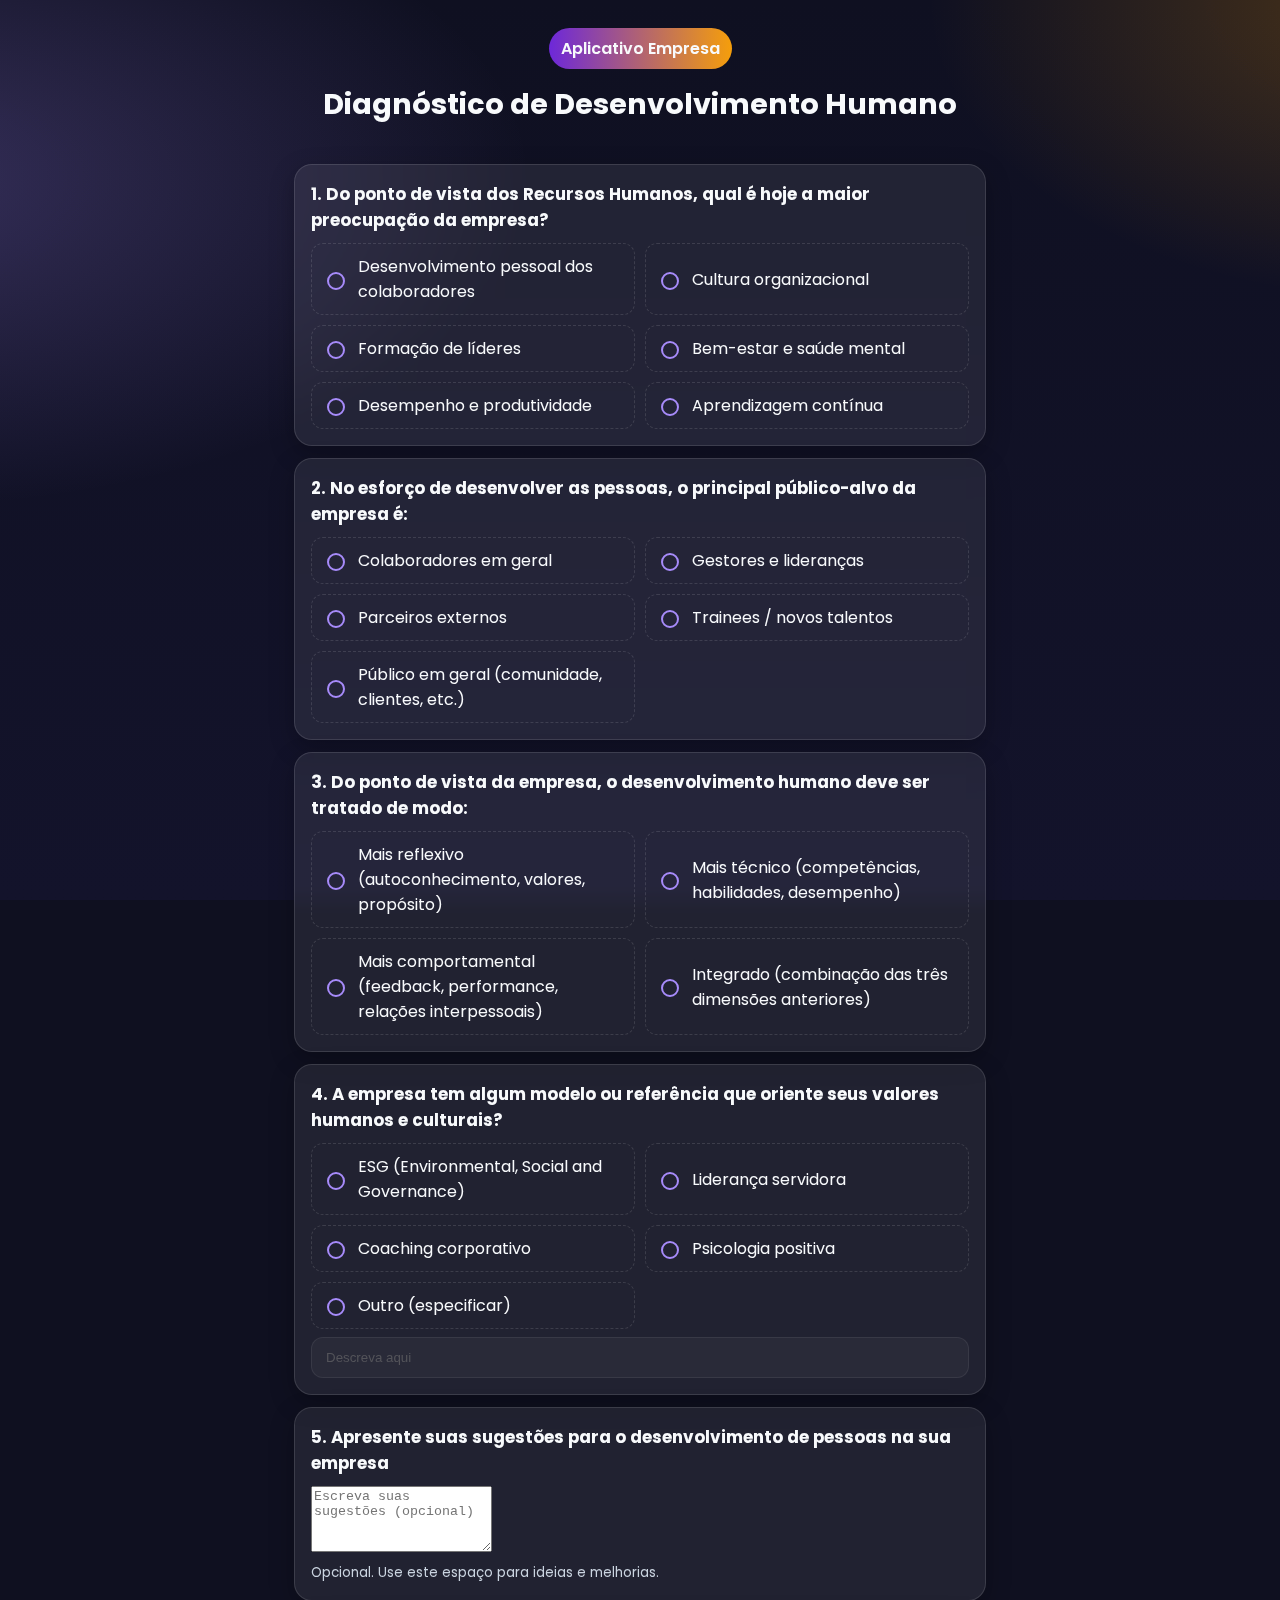
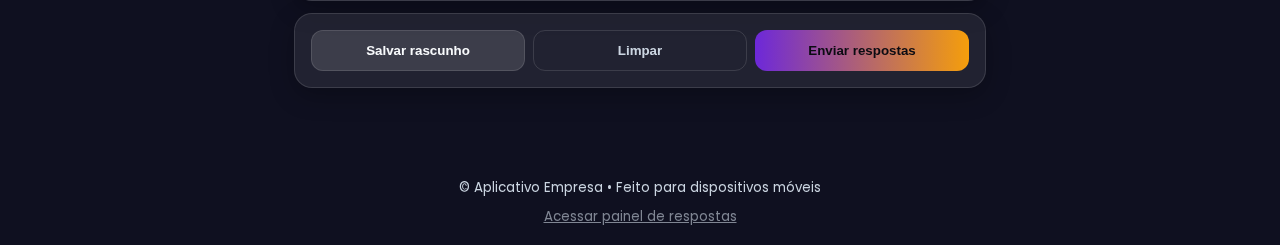
<file: index.html>
<!DOCTYPE html>
<html lang="pt-br">
  <head>
    <meta charset="UTF-8" />
    <meta name="viewport" content="width=device-width, initial-scale=1, viewport-fit=cover" />
    <meta name="theme-color" content="#6D28D9" />
    <meta name="apple-mobile-web-app-capable" content="yes" />
    <meta name="apple-mobile-web-app-status-bar-style" content="black-translucent" />
    <title>Aplicativo Empresa – Diagnóstico de Desenvolvimento Humano</title>
    <link rel="preconnect" href="https://fonts.googleapis.com" />
    <link rel="preconnect" href="https://fonts.gstatic.com" crossorigin />
    <link href="https://fonts.googleapis.com/css2?family=Poppins:wght@300;400;600&display=swap" rel="stylesheet" />
    <link rel="stylesheet" href="styles.css" />
  </head>
  <body>
    <div class="bg"></div>
    <header class="hero">
      <div class="brand">Aplicativo Empresa</div>
      <h1>Diagnóstico de Desenvolvimento Humano</h1>
    </header>

    <main class="container">
      <div id="draftNotice" class="card" style="display: none; background: rgba(109, 40, 217, 0.15); border: 1px solid var(--primary); margin-bottom: 16px;">
        <p style="margin: 0; font-size: 14px;">
          📝 Você tem um rascunho salvo. 
          <button type="button" id="restoreDraftBtn" style="background: var(--primary); color: white; border: none; padding: 6px 12px; border-radius: 6px; font-size: 13px; cursor: pointer; margin-left: 8px;">
            Restaurar rascunho
          </button>
        </p>
      </div>
      <form id="diagnosticoForm" name="diagnostico" method="POST" data-netlify="true" netlify-honeypot="bot-field">
        <input type="hidden" name="form-name" value="diagnostico" />
        <p class="hidden">
          <label>Não preencha: <input name="bot-field" /></label>
        </p>

        <!-- Pergunta 1 -->
        <section class="card">
          <h2>1. Do ponto de vista dos Recursos Humanos, qual é hoje a maior preocupação da empresa?</h2>
          <div class="options" role="radiogroup" aria-label="Maior preocupação">
            <label class="option">
              <input type="radio" name="q1" value="Desenvolvimento pessoal dos colaboradores" required />
              <span>Desenvolvimento pessoal dos colaboradores</span>
            </label>
            <label class="option">
              <input type="radio" name="q1" value="Cultura organizacional" />
              <span>Cultura organizacional</span>
            </label>
            <label class="option">
              <input type="radio" name="q1" value="Formação de líderes" />
              <span>Formação de líderes</span>
            </label>
            <label class="option">
              <input type="radio" name="q1" value="Bem-estar e saúde mental" />
              <span>Bem-estar e saúde mental</span>
            </label>
            <label class="option">
              <input type="radio" name="q1" value="Desempenho e produtividade" />
              <span>Desempenho e produtividade</span>
            </label>
            <label class="option">
              <input type="radio" name="q1" value="Aprendizagem contínua" />
              <span>Aprendizagem contínua</span>
            </label>
          </div>
        </section>

        <!-- Pergunta 2 -->
        <section class="card">
          <h2>2. No esforço de desenvolver as pessoas, o principal público-alvo da empresa é:</h2>
          <div class="options" role="radiogroup" aria-label="Público-alvo">
            <label class="option">
              <input type="radio" name="q2" value="Colaboradores em geral" required />
              <span>Colaboradores em geral</span>
            </label>
            <label class="option">
              <input type="radio" name="q2" value="Gestores e lideranças" />
              <span>Gestores e lideranças</span>
            </label>
            <label class="option">
              <input type="radio" name="q2" value="Parceiros externos" />
              <span>Parceiros externos</span>
            </label>
            <label class="option">
              <input type="radio" name="q2" value="Trainees / novos talentos" />
              <span>Trainees / novos talentos</span>
            </label>
            <label class="option">
              <input type="radio" name="q2" value="Público em geral (comunidade, clientes, etc.)" />
              <span>Público em geral (comunidade, clientes, etc.)</span>
            </label>
          </div>
        </section>

        <!-- Pergunta 3 -->
        <section class="card">
          <h2>3. Do ponto de vista da empresa, o desenvolvimento humano deve ser tratado de modo:</h2>
          <div class="options" role="radiogroup" aria-label="Tratamento do desenvolvimento humano">
            <label class="option">
              <input type="radio" name="q3" value="Mais reflexivo (autoconhecimento, valores, propósito)" required />
              <span>Mais reflexivo (autoconhecimento, valores, propósito)</span>
            </label>
            <label class="option">
              <input type="radio" name="q3" value="Mais técnico (competências, habilidades, desempenho)" />
              <span>Mais técnico (competências, habilidades, desempenho)</span>
            </label>
            <label class="option">
              <input type="radio" name="q3" value="Mais comportamental (feedback, performance, relações interpessoais)" />
              <span>Mais comportamental (feedback, performance, relações interpessoais)</span>
            </label>
            <label class="option">
              <input type="radio" name="q3" value="Integrado (combinação das três dimensões anteriores)" />
              <span>Integrado (combinação das três dimensões anteriores)</span>
            </label>
          </div>
        </section>

        <!-- Pergunta 4 -->
        <section class="card">
          <h2>4. A empresa tem algum modelo ou referência que oriente seus valores humanos e culturais?</h2>
          <div class="options" role="radiogroup" aria-label="Modelo/referência">
            <label class="option">
              <input type="radio" name="q4" value="ESG (Environmental, Social and Governance)" required />
              <span>ESG (Environmental, Social and Governance)</span>
            </label>
            <label class="option">
              <input type="radio" name="q4" value="Liderança servidora" />
              <span>Liderança servidora</span>
            </label>
            <label class="option">
              <input type="radio" name="q4" value="Coaching corporativo" />
              <span>Coaching corporativo</span>
            </label>
            <label class="option">
              <input type="radio" name="q4" value="Psicologia positiva" />
              <span>Psicologia positiva</span>
            </label>
            <label class="option option-outro">
              <input type="radio" name="q4" value="Outro" />
              <span>Outro (especificar)</span>
            </label>
          </div>
          <div class="outro-wrapper">
            <input id="q4_outro" name="q4_outro" type="text" placeholder="Descreva aqui" disabled />
          </div>
        </section>


        <!-- Pergunta 5: Sugestões -->
        <section class="card">
          <h2>5. Apresente suas sugestões para o desenvolvimento de pessoas na sua empresa</h2>
          <div class="outro-wrapper">
            <textarea id="q5_sugestoes" name="q5_sugestoes" rows="4" placeholder="Escreva suas sugestões (opcional)"></textarea>
          </div>
          <small class="hint">Opcional. Use este espaço para ideias e melhorias.</small>
        </section>

        <section class="actions card">
          <div class="buttons">
            <button type="button" id="saveDraft" class="btn secondary">Salvar rascunho</button>
            <button type="button" id="clearForm" class="btn ghost">Limpar</button>
            <button type="submit" class="btn primary">Enviar respostas</button>
          </div>
        </section>
      </form>
    </main>

    <div id="toast" class="toast" role="status" aria-live="polite"></div>

    <footer class="footer">
      <small>© Aplicativo Empresa • Feito para dispositivos móveis</small>
      <br />
      <small style="opacity: 0.6; margin-top: 8px; display: block;">
        <a href="admin.html" style="color: inherit; text-decoration: underline;">Acessar painel de respostas</a>
      </small>
    </footer>

    <script src="script.js"></script>
  </body>
  </html>
</file>
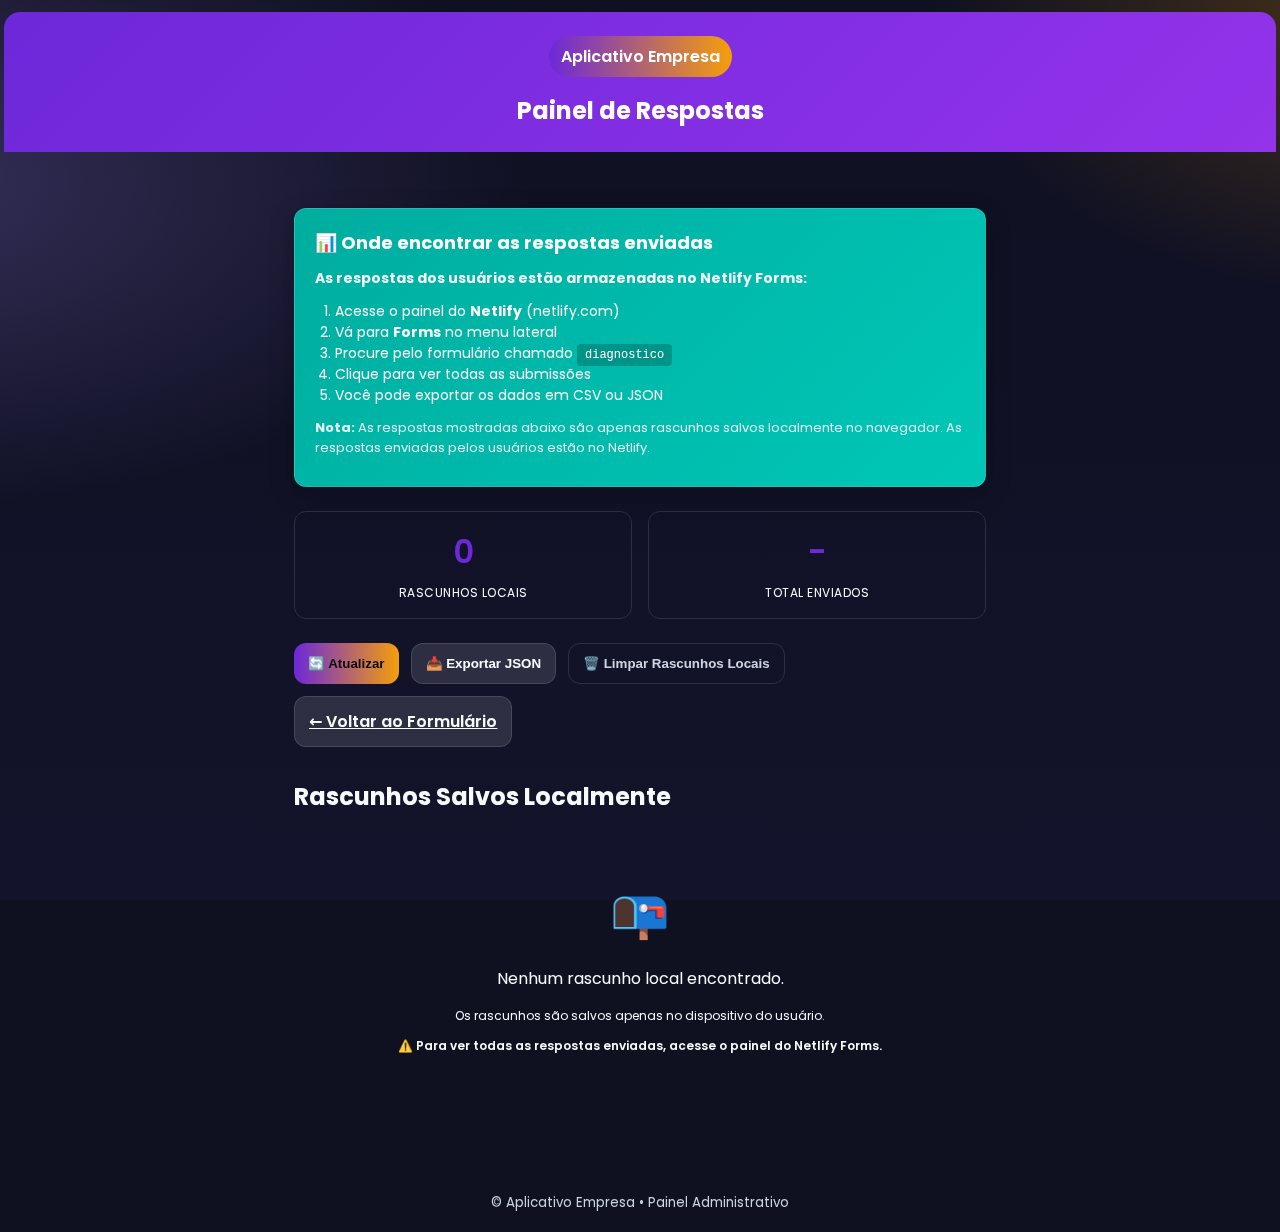
<file: admin.html>
<!DOCTYPE html>
<html lang="pt-br">
  <head>
    <meta charset="UTF-8" />
    <meta name="viewport" content="width=device-width, initial-scale=1, viewport-fit=cover" />
    <meta name="theme-color" content="#6D28D9" />
    <title>Painel de Respostas • Aplicativo Empresa</title>
    <link rel="preconnect" href="https://fonts.googleapis.com" />
    <link rel="preconnect" href="https://fonts.gstatic.com" crossorigin />
    <link href="https://fonts.googleapis.com/css2?family=Poppins:wght@300;400;600&display=swap" rel="stylesheet" />
    <link rel="stylesheet" href="styles.css" />
    <style>
      .admin-header {
        background: linear-gradient(135deg, #6D28D9 0%, #9333EA 100%);
        color: white;
        padding: 24px;
        margin: -16px -16px 24px -16px;
        border-radius: 16px 16px 0 0;
      }
      .stats {
        display: grid;
        grid-template-columns: repeat(auto-fit, minmax(150px, 1fr));
        gap: 16px;
        margin-bottom: 24px;
      }
      .stat-card {
        background: var(--bg-card);
        padding: 16px;
        border-radius: 12px;
        text-align: center;
        border: 1px solid var(--border);
      }
      .stat-number {
        font-size: 32px;
        font-weight: 600;
        color: var(--primary);
        margin-bottom: 8px;
      }
      .stat-label {
        font-size: 12px;
        color: var(--text-secondary);
        text-transform: uppercase;
        letter-spacing: 0.5px;
      }
      .response-item {
        background: var(--bg-card);
        border: 1px solid var(--border);
        border-radius: 12px;
        padding: 20px;
        margin-bottom: 16px;
      }
      .response-header {
        display: flex;
        justify-content: space-between;
        align-items: center;
        margin-bottom: 16px;
        padding-bottom: 12px;
        border-bottom: 1px solid var(--border);
      }
      .response-date {
        font-size: 12px;
        color: var(--text-secondary);
      }
      .response-data {
        display: grid;
        gap: 12px;
      }
      .response-field {
        display: flex;
        flex-direction: column;
        gap: 4px;
      }
      .response-label {
        font-size: 12px;
        font-weight: 600;
        color: var(--text-secondary);
        text-transform: uppercase;
        letter-spacing: 0.5px;
      }
      .response-value {
        font-size: 14px;
        color: var(--text-primary);
        line-height: 1.5;
      }
      .empty-state {
        text-align: center;
        padding: 48px 24px;
        color: var(--text-secondary);
      }
      .empty-state-icon {
        font-size: 48px;
        margin-bottom: 16px;
      }
      .actions-bar {
        display: flex;
        gap: 12px;
        flex-wrap: wrap;
        margin-bottom: 24px;
      }
      .netlify-info {
        background: linear-gradient(135deg, #00AD9F 0%, #00C7B7 100%);
        color: white;
        padding: 20px;
        border-radius: 12px;
        margin-bottom: 24px;
      }
      .netlify-info h3 {
        margin: 0 0 12px 0;
        font-size: 18px;
      }
      .netlify-info p {
        margin: 8px 0;
        font-size: 14px;
        opacity: 0.95;
      }
      .netlify-info code {
        background: rgba(0,0,0,0.2);
        padding: 4px 8px;
        border-radius: 4px;
        font-family: monospace;
        font-size: 12px;
      }
      .local-responses {
        margin-top: 32px;
      }
    </style>
  </head>
  <body>
    <div class="bg"></div>
    <header class="hero">
      <div class="admin-header">
        <div class="brand">Aplicativo Empresa</div>
        <h1 style="margin: 16px 0 0 0; font-size: 24px;">Painel de Respostas</h1>
      </div>
    </header>

    <main class="container">
      <!-- Informações sobre Netlify -->
      <section class="card netlify-info">
        <h3>📊 Onde encontrar as respostas enviadas</h3>
        <p><strong>As respostas dos usuários estão armazenadas no Netlify Forms:</strong></p>
        <ol style="margin: 12px 0; padding-left: 20px; font-size: 14px;">
          <li>Acesse o painel do <strong>Netlify</strong> (netlify.com)</li>
          <li>Vá para <strong>Forms</strong> no menu lateral</li>
          <li>Procure pelo formulário chamado <code>diagnostico</code></li>
          <li>Clique para ver todas as submissões</li>
          <li>Você pode exportar os dados em CSV ou JSON</li>
        </ol>
        <p style="margin-top: 12px; font-size: 13px; opacity: 0.9;">
          <strong>Nota:</strong> As respostas mostradas abaixo são apenas rascunhos salvos localmente no navegador. 
          As respostas enviadas pelos usuários estão no Netlify.
        </p>
      </section>

      <!-- Estatísticas -->
      <div class="stats">
        <div class="stat-card">
          <div class="stat-number" id="totalRascunhos">0</div>
          <div class="stat-label">Rascunhos Locais</div>
        </div>
        <div class="stat-card">
          <div class="stat-number" id="totalEnviados">-</div>
          <div class="stat-label">Total Enviados</div>
        </div>
      </div>

      <!-- Barra de ações -->
      <section class="actions-bar">
        <button class="btn primary" id="refreshBtn">🔄 Atualizar</button>
        <button class="btn secondary" id="exportBtn">📥 Exportar JSON</button>
        <button class="btn ghost" id="clearLocalBtn">🗑️ Limpar Rascunhos Locais</button>
        <a href="index.html" class="btn secondary">← Voltar ao Formulário</a>
      </section>

      <!-- Respostas locais (rascunhos) -->
      <section class="local-responses">
        <h2 style="margin-bottom: 16px;">Rascunhos Salvos Localmente</h2>
        <div id="responsesContainer">
          <div class="empty-state">
            <div class="empty-state-icon">📭</div>
            <p>Nenhum rascunho local encontrado.</p>
            <p style="font-size: 12px; margin-top: 8px;">Os rascunhos são salvos apenas no dispositivo do usuário.</p>
          </div>
        </div>
      </section>
    </main>

    <div id="toast" class="toast" role="status" aria-live="polite"></div>

    <footer class="footer">
      <small>© Aplicativo Empresa • Painel Administrativo</small>
    </footer>

    <script src="admin.js"></script>
  </body>
</html>
</file>
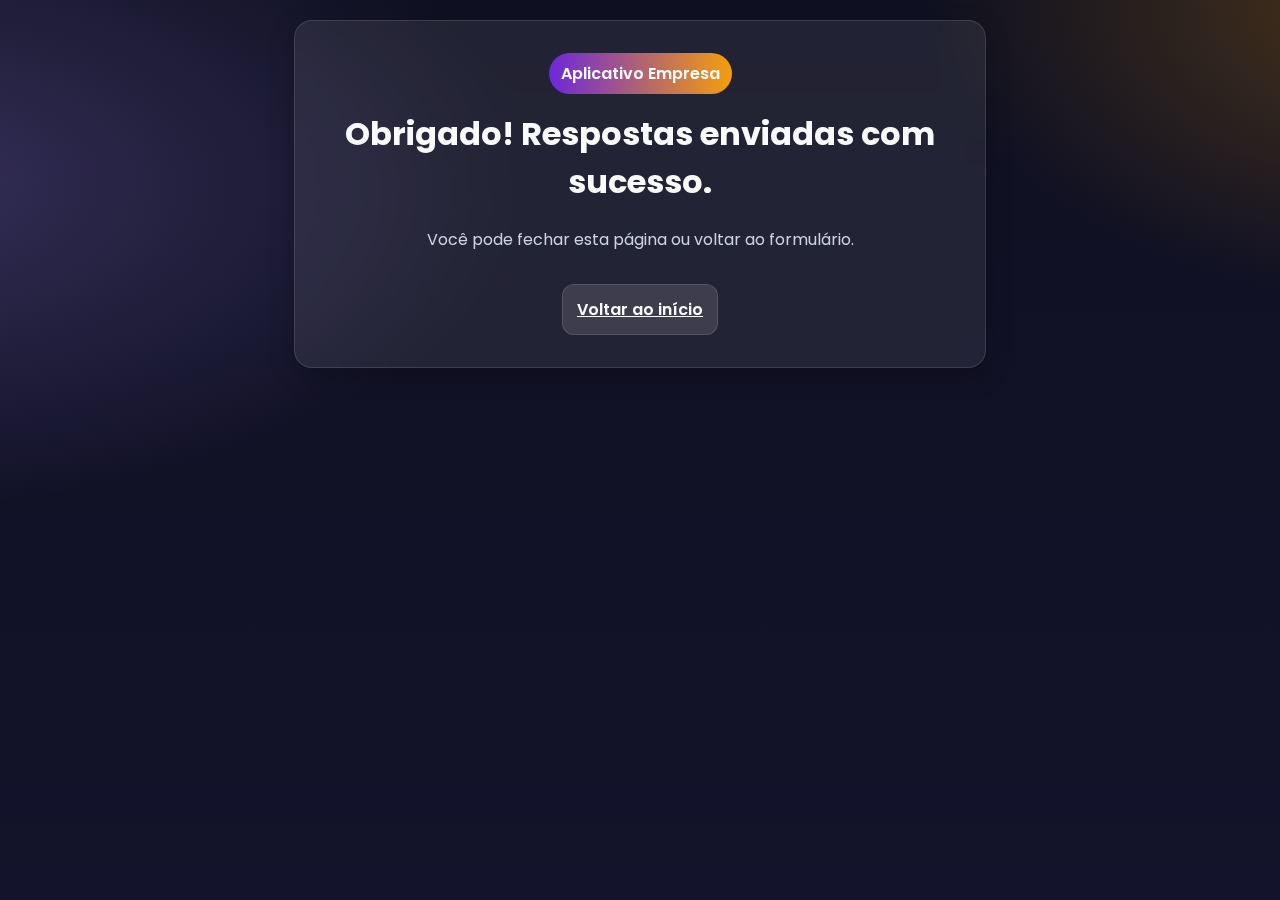
<file: success.html>
<!DOCTYPE html>
<html lang="pt-br">
  <head>
    <meta charset="UTF-8" />
    <meta name="viewport" content="width=device-width, initial-scale=1" />
    <title>Respostas enviadas • Aplicativo Empresa</title>
    <link href="https://fonts.googleapis.com/css2?family=Poppins:wght@300;400;600&display=swap" rel="stylesheet" />
    <link rel="stylesheet" href="styles.css" />
  </head>
  <body>
    <div class="bg"></div>
    <main class="container">
      <section class="card" style="text-align:center; padding:32px">
        <div class="brand">Aplicativo Empresa</div>
        <h1 style="margin-top:16px;">Obrigado! Respostas enviadas com sucesso.</h1>
        <p class="hint">Você pode fechar esta página ou voltar ao formulário.</p>
        <a href="/" class="btn secondary" style="display:inline-block; margin-top:16px;">Voltar ao início</a>
      </section>
    </main>
  </body>
  </html>
</file>
<file: styles.css>
/* Design vibrante e ágil, mobile-first */
:root {
  --bg: #0f1020;
  --primary: #6d28d9;
  --primary-2: #a78bfa;
  --accent: #f59e0b;
  --text: #f8fafc;
  --muted: #cbd5e1;
  --card: rgba(255, 255, 255, 0.08);
  --border: rgba(255, 255, 255, 0.12);
  --success: #10b981;
  --danger: #ef4444;
}

* { box-sizing: border-box; }
html, body { height: 100%; }
body {
  margin: 0;
  font-family: 'Poppins', system-ui, -apple-system, Segoe UI, Roboto, sans-serif;
  color: var(--text);
  background: var(--bg);
  -webkit-font-smoothing: antialiased;
  -moz-osx-font-smoothing: grayscale;
}

.bg {
  position: fixed; inset: 0; z-index: -1;
  background: radial-gradient(1200px 600px at -10% 20%, rgba(167,139,250,0.25), transparent 55%),
              radial-gradient(800px 500px at 110% 0%, rgba(245,158,11,0.25), transparent 60%),
              linear-gradient(180deg, #0f1020 0%, #13132a 100%);
  filter: saturate(1.05);
}

.hero {
  padding: 28px 20px 12px;
  text-align: center;
}
.brand {
  display: inline-block;
  padding: 8px 12px;
  border-radius: 999px;
  background: linear-gradient(90deg, var(--primary), var(--accent));
  font-weight: 600;
}
.hero h1 { margin: 14px 0 6px; font-size: 1.5rem; }
.hero p { margin: 0; color: var(--muted); }

.container { max-width: 720px; margin: 0 auto; padding: 8px 14px 56px; }

.card {
  background: var(--card);
  border: 1px solid var(--border);
  border-radius: 18px;
  padding: 16px;
  backdrop-filter: blur(8px);
  box-shadow: 0 8px 24px rgba(0,0,0,0.25);
  margin: 12px 0;
}
.card h2 { font-size: 1.05rem; margin: 0 0 10px; }

.options {
  display: grid; gap: 10px; grid-template-columns: 1fr;
}
.option { display: flex; align-items: center; gap: 10px; padding: 10px; border-radius: 12px; border: 1px dashed var(--border); cursor: pointer; }
.option input { appearance: none; width: 18px; height: 18px; border-radius: 50%; border: 2px solid var(--primary-2); position: relative; }
.option input:checked { border-color: var(--accent); }
.option input:checked::after { content: ''; position: absolute; inset: 3px; background: linear-gradient(90deg, var(--primary), var(--accent)); border-radius: 50%; }
.option span { flex: 1; }
.option:hover { background: rgba(255,255,255,0.06); }

.option-outro { position: relative; }
.outro-wrapper { margin-top: 8px; }
#q4_outro { width: 100%; padding: 12px 14px; border-radius: 12px; border: 1px solid var(--border); background: rgba(255,255,255,0.06); color: var(--text); }
#q4_outro:disabled { opacity: 0.6; }

.actions .buttons { display: grid; grid-template-columns: 1fr 1fr 1fr; gap: 8px; }
.btn { padding: 12px 14px; border-radius: 12px; border: 1px solid var(--border); font-weight: 600; cursor: pointer; }
.btn.primary { background: linear-gradient(90deg, var(--primary), var(--accent)); color: #0b0b12; border: none; }
.btn.secondary { background: rgba(255,255,255,0.12); color: var(--text); }
.btn.ghost { background: transparent; color: var(--muted); }
.btn:active { transform: scale(0.98); }

.hint { margin-top: 10px; color: var(--muted); }

.toast {
  position: fixed; left: 50%; transform: translateX(-50%);
  bottom: 16px; min-width: 220px; padding: 12px 16px;
  border-radius: 12px; background: #0b1220; border: 1px solid var(--border);
  color: var(--text); opacity: 0; pointer-events: none;
  box-shadow: 0 12px 24px rgba(0,0,0,0.35);
}
.toast.show { opacity: 1; pointer-events: auto; }

.footer { text-align: center; padding: 18px; color: var(--muted); }

@media (min-width: 640px) {
  .hero h1 { font-size: 1.8rem; }
  .options { grid-template-columns: 1fr 1fr; }
}

.hidden { display: none; }
</file>
